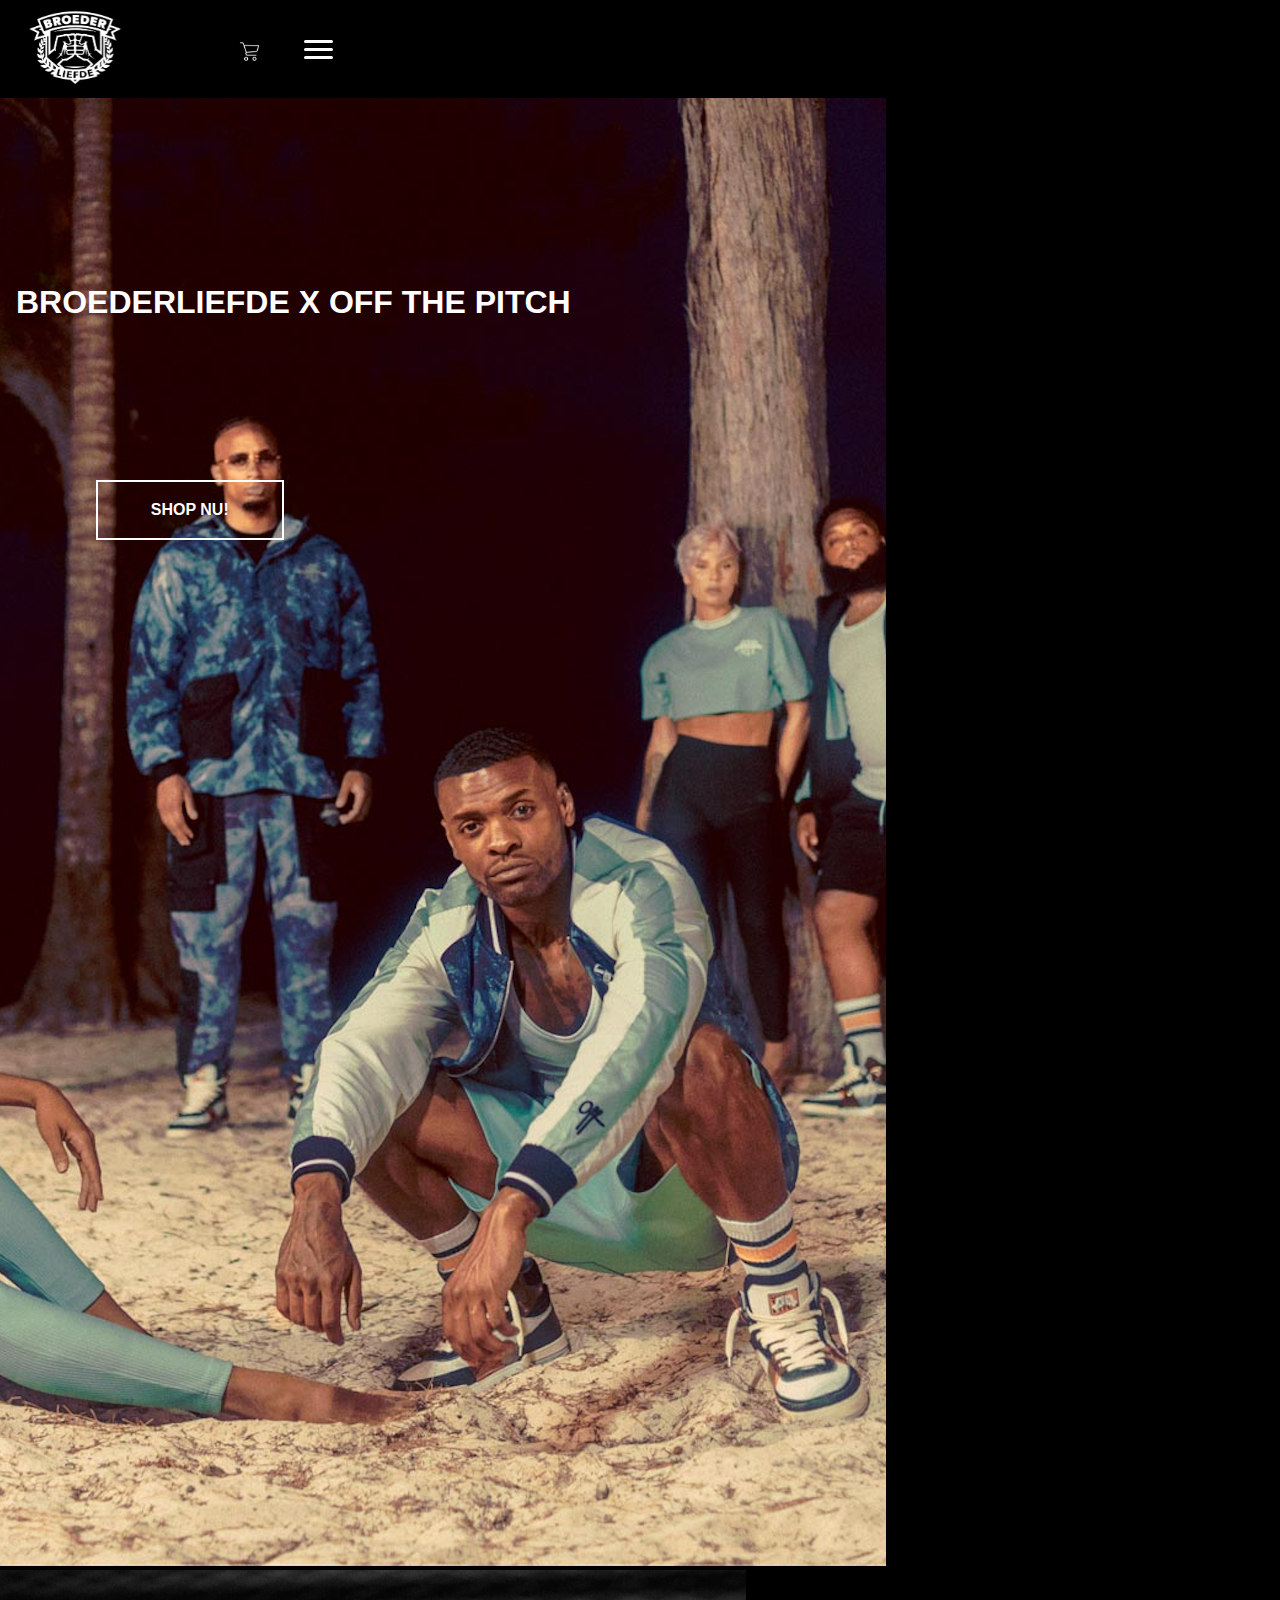
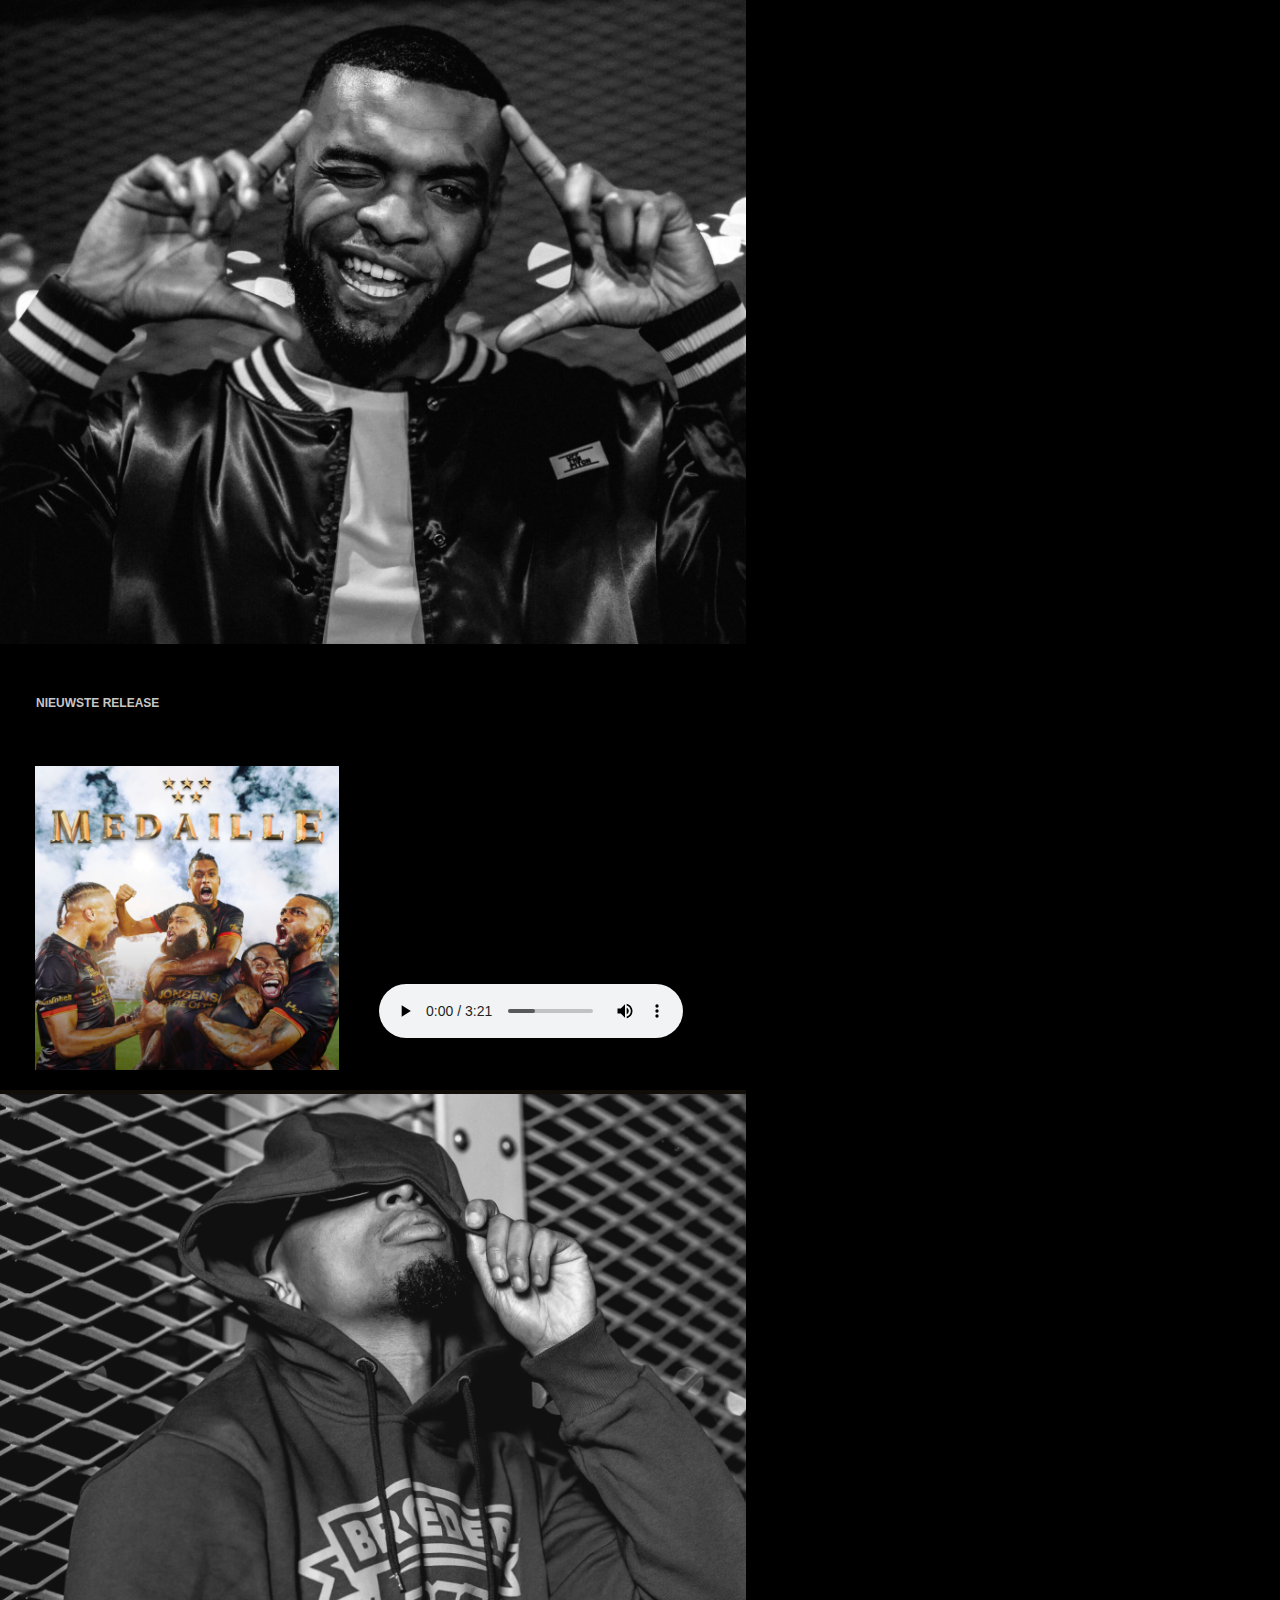
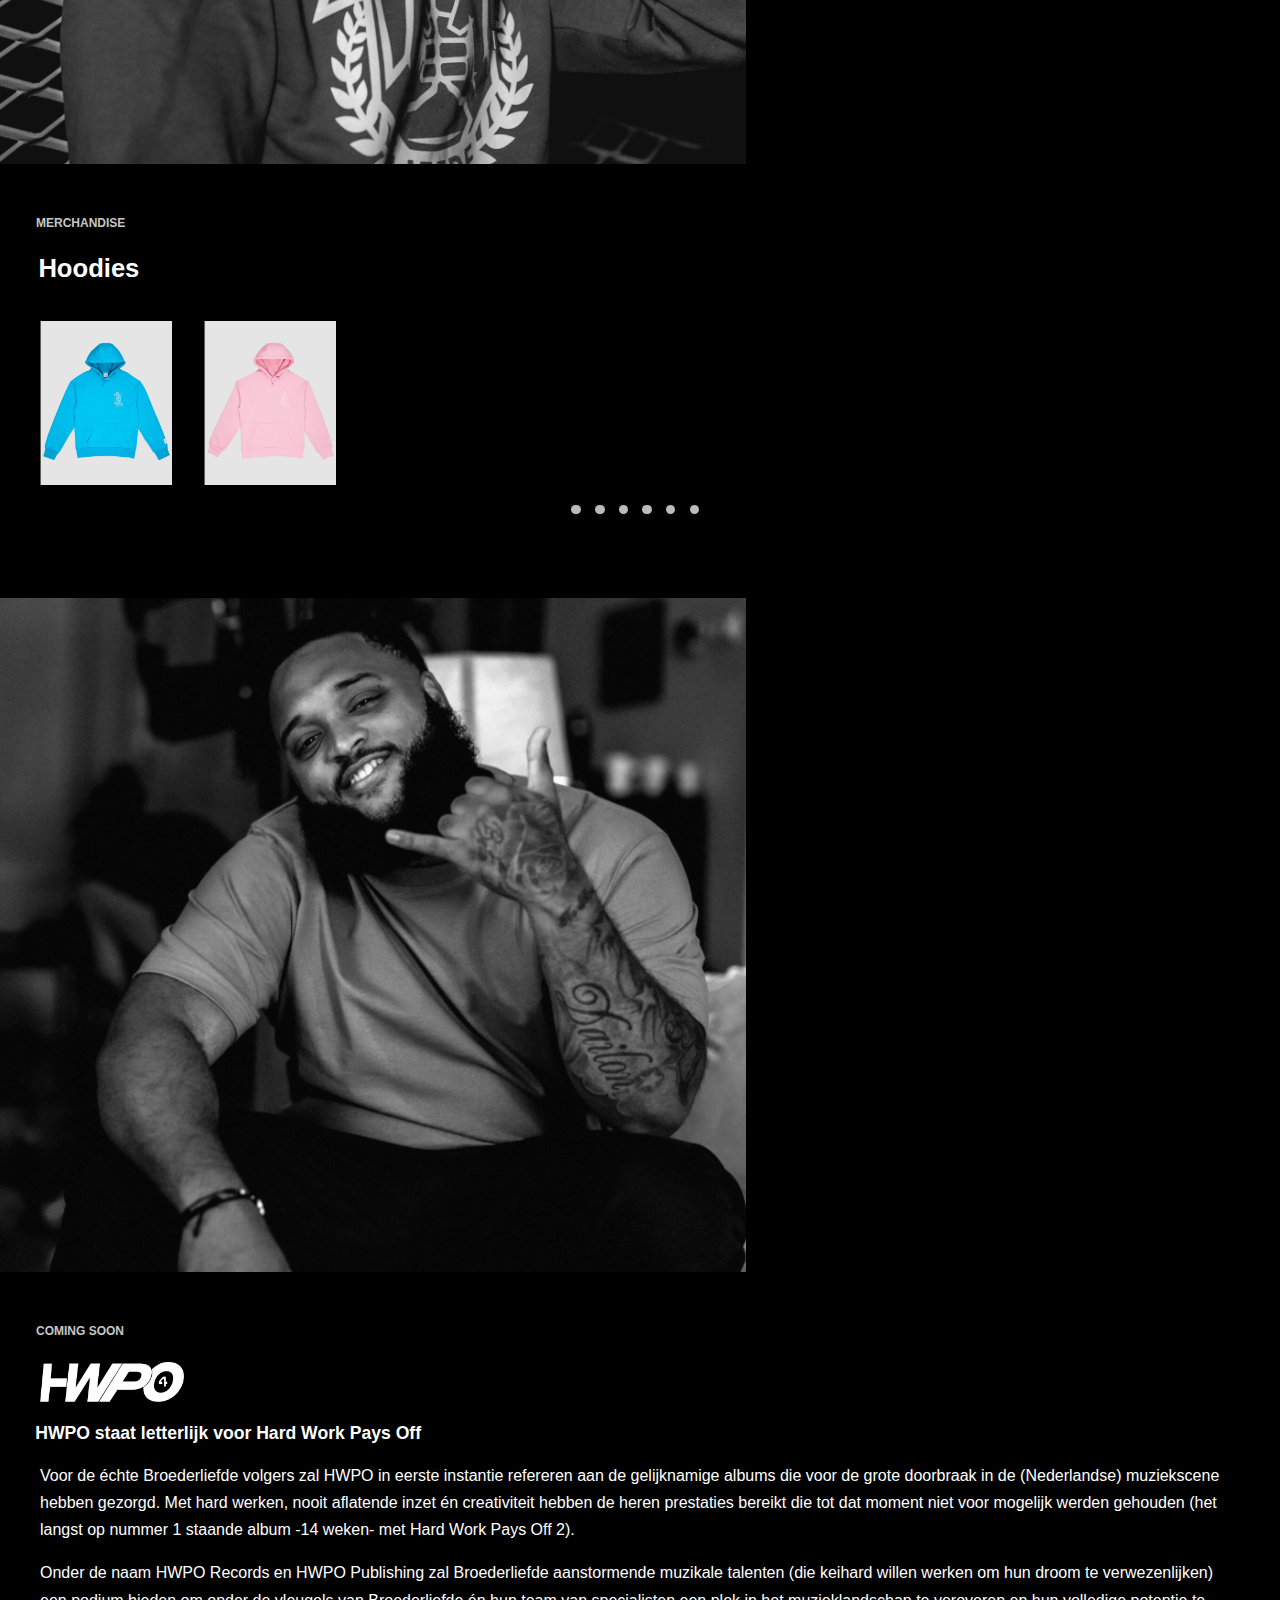
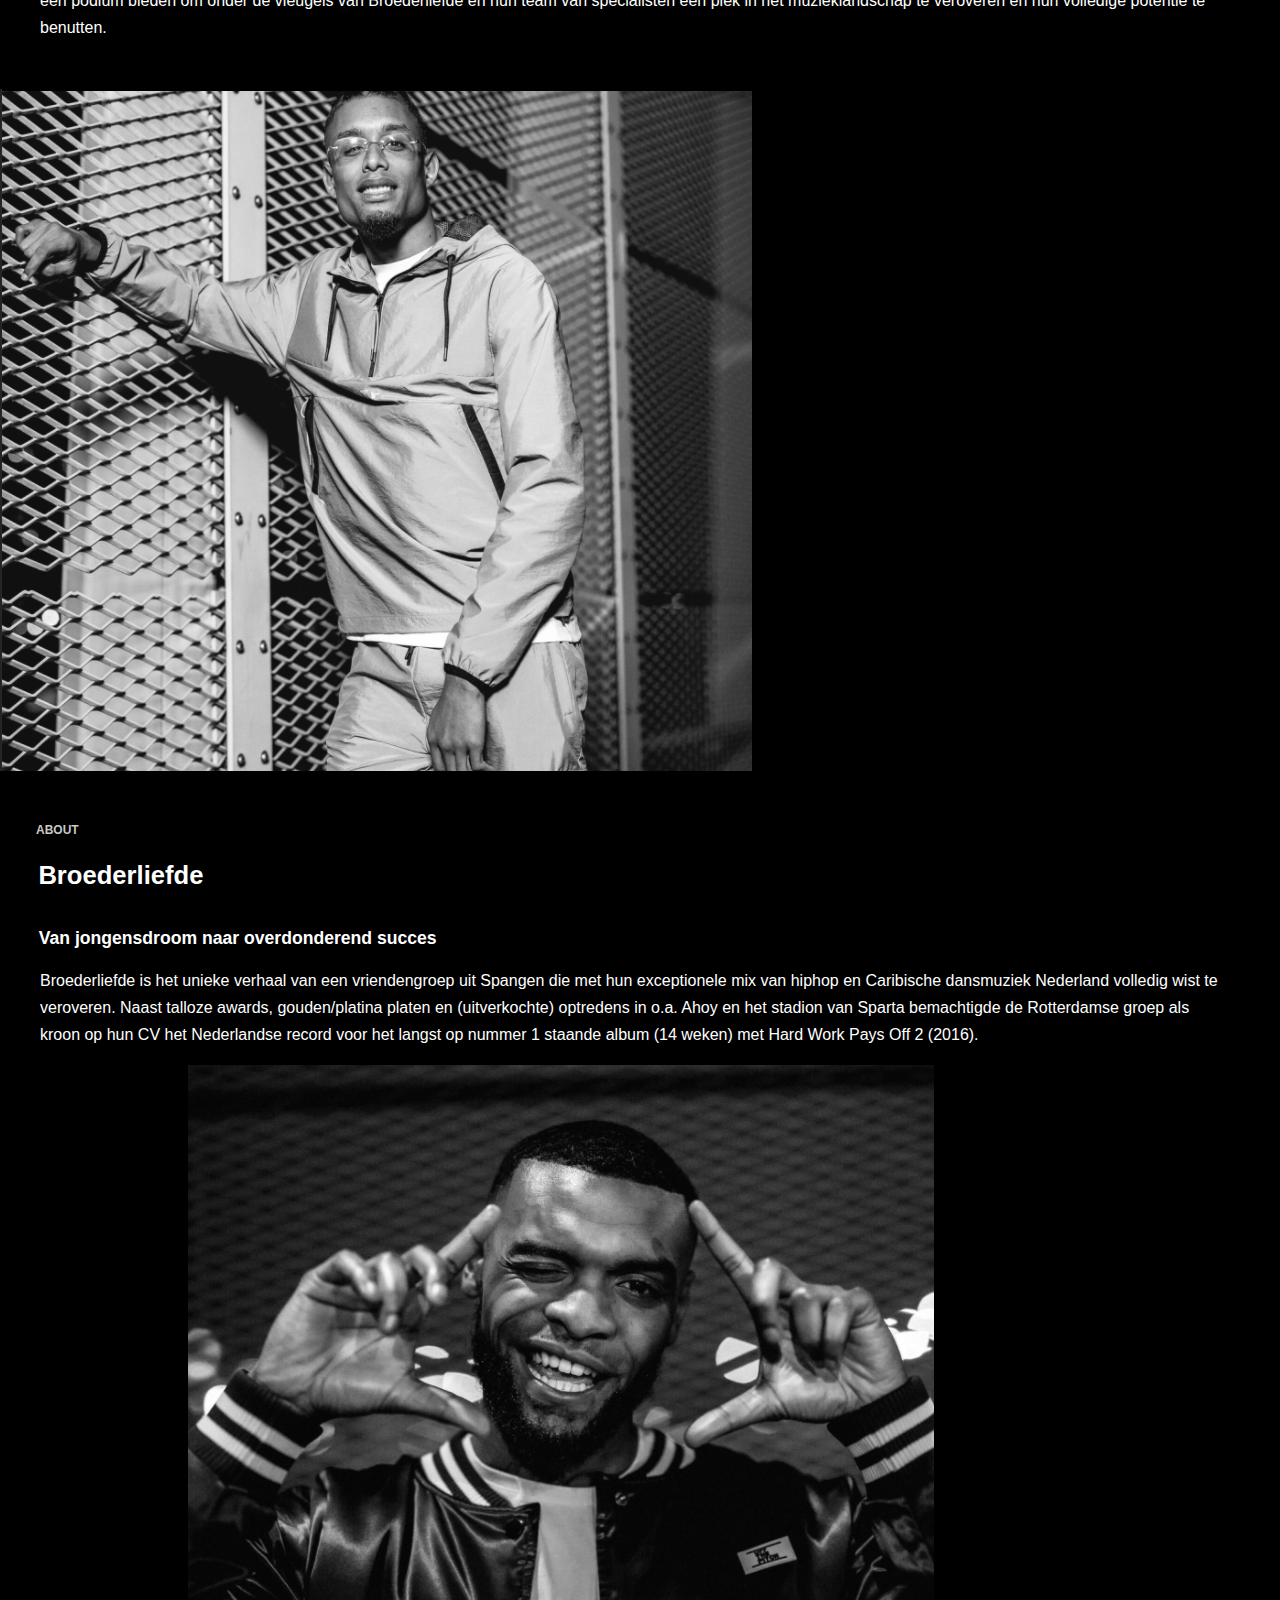
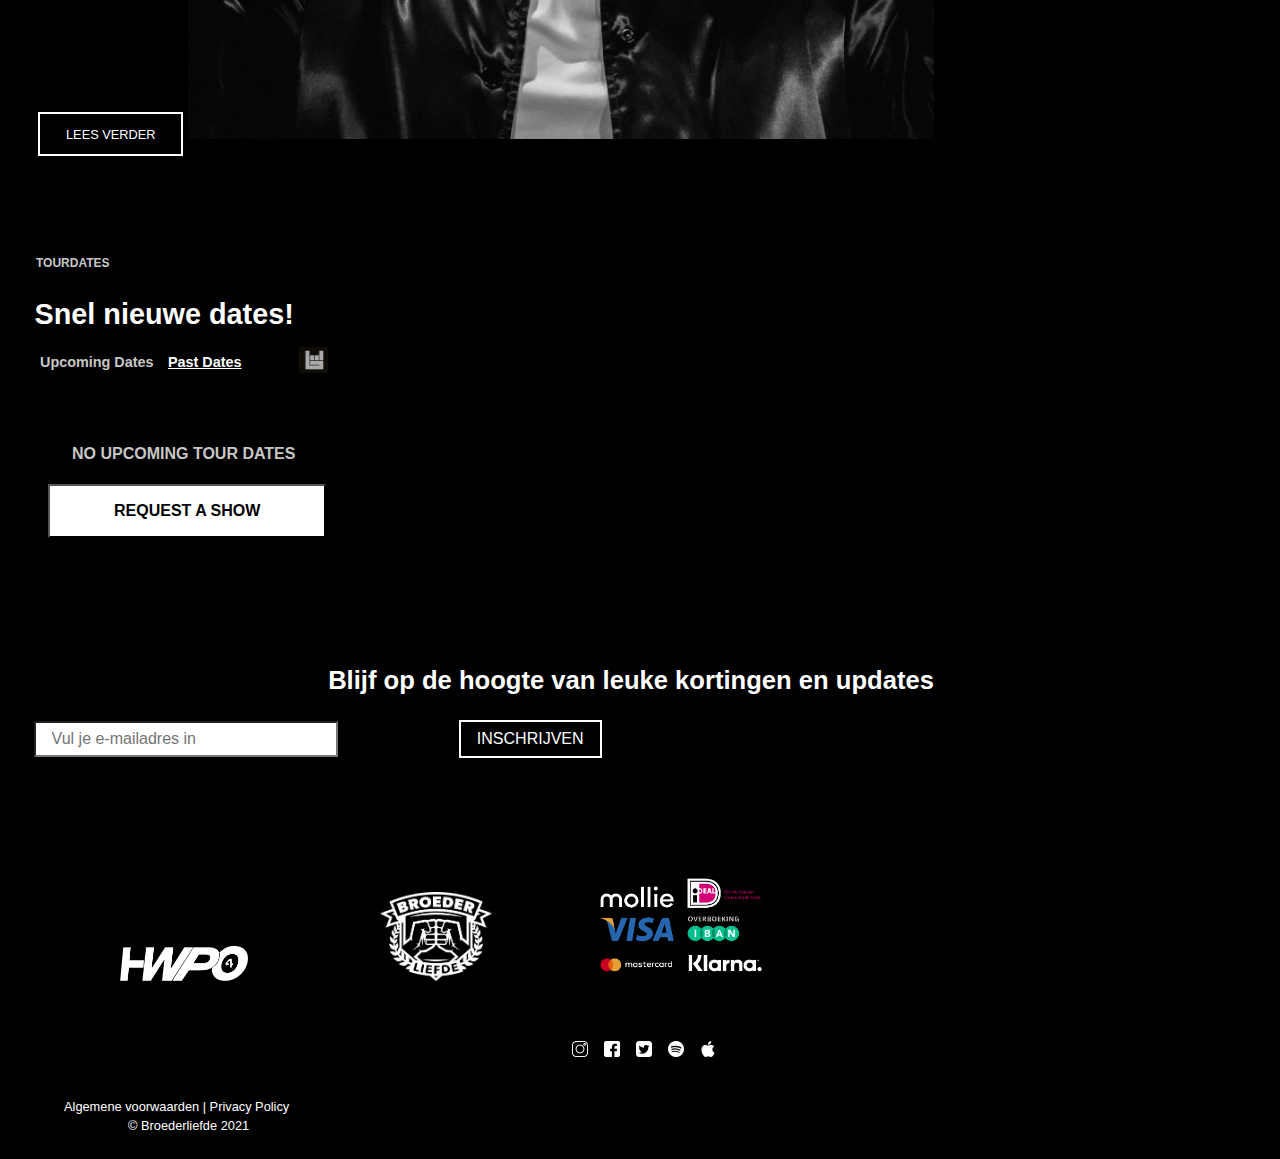
<file: index.html>
<!doctype html>
<html lang="nl">

<head>
    <meta charset="UTF-8">
    <meta name="author" content="Liz Eijking">
    <meta name="viewport" content="width=device-width, initial-scale=1">
    <title>Broederliefde</title>
    <link href="styles/style.css" rel="stylesheet">
</head>

<body>
    <header>
        <nav>

            <a href="index.html"><img src="images/broederlogo.png" alt="logo" tabindex="0"></a>
            <a href="index.html"><img src="images/card.png" alt="winkelmand" id="card" tabindex="0"></a>
            <a href="#" class="hamburger" id="hamburger">
                <span class="bar"></span>
                <span class="bar"></span>
                <span class="bar"></span>
            </a>

            <ul>
                <li><a href="#">Home</a></li>
                <li><a href="#">Releases</a></li>
                <li><a href="#">Tour Dates</a></li>
                <li><a href="#">Shop</a></li>
                <li><a href="#">Lookbook</a></li>
                <li><a href="#">About</a></li>
                <li><a href="#">Contact</a></li>
                <li><input type="checkbox" id="toggle"></li>
            </ul>
        </nav>

        <section>
            <img src="images/header.png" alt="header">
            <h1>BROEDERLIEFDE X OFF THE PITCH</h1>
            <button>SHOP NU!</button>
        </section>

    </header>

    <main>

        <section>
            <img src="images/mella.png" alt="afbeelding mella">
            <h4>NIEUWSTE RELEASE</h4>
            <img src="images/album.jpg" alt="afbeelding album">

            <audio controls>
                <source src="images/broederliefde.mp3" type="audio/mp3">
            </audio>

        </section>


        <section>
            <img src="images/emms.png" alt="afbeelding emms">
            <h4>MERCHANDISE</h4>
            <h2>Hoodies</h2>

            <ul>
                <li><a href="detailpagina.html"><img src="images/hoodie1.png" alt="afbeelding hoodie1"></a>
                <li>
                <li><a href="detailpagina.html"><img src="images/hoodie2.png" alt="afbeelding hoodie1"></a>
                <li>
            </ul>
            <div>
                <span class="dot"></span>
                <span class="dot"></span>
                <span class="dot"></span>
                <span class="dot"></span>
                <span class="dot"></span>
                <span class="dot"></span>
            </div>
            <img src="images/jerr.png" alt="afbeelding jerr">
        </section>


        <section>
            <h4>COMING SOON</h4>
            <img src="images/HWPOlogo.png" alt="afbeelding Logo HWPO">
            <h3>HWPO staat letterlijk voor Hard Work Pays Off</h3>
            <p>Voor de échte Broederliefde volgers zal HWPO in eerste instantie refereren aan de gelijknamige albums die voor de grote doorbraak in de (Nederlandse) muziekscene hebben gezorgd. Met hard werken, nooit aflatende inzet én creativiteit hebben de heren prestaties bereikt die tot dat moment niet voor mogelijk werden gehouden (het langst op nummer 1 staande album -14 weken- met Hard Work Pays Off 2).</p>
            <p>Onder de naam HWPO Records en HWPO Publishing zal Broederliefde aanstormende muzikale talenten (die keihard willen werken om hun droom te verwezenlijken) een podium bieden om onder de vleugels van Broederliefde én hun team van specialisten een plek in het muzieklandschap te veroveren en hun volledige potentie te benutten.</p>
            <img src="images/edson.png" alt="afbeelding edson">
        </section>

        <section>
            <h4>ABOUT</h4>
            <h2>Broederliefde</h2>
            <h3>Van jongensdroom naar overdonderend succes</h3>
            <p>Broederliefde is het unieke verhaal van een vriendengroep uit Spangen die met hun exceptionele mix van hiphop en Caribische dansmuziek Nederland volledig wist te veroveren. Naast talloze awards, gouden/platina platen en (uitverkochte) optredens in o.a. Ahoy en het stadion van Sparta bemachtigde de Rotterdamse groep als kroon op hun CV het Nederlandse record voor het langst op nummer 1 staande album (14 weken) met Hard Work Pays Off 2 (2016).</p>
            <button>LEES VERDER</button>
            <img src="images/mella.png" alt="afbeelding mella">
        </section>

        <section>
            <h4>TOURDATES</h4>
            <h2>Snel nieuwe dates!</h2>

            <ul>
                <li>Upcoming Dates</li>
                <li>Past Dates</li>
                <li><img src="images/boks.png" alt="boks"></li>
            </ul>

            <p>NO UPCOMING TOUR DATES</p>
            <button>REQUEST A SHOW</button>
        </section>
    </main>

    <footer>

        <h3>Blijf op de hoogte van leuke kortingen en updates</h3>
        <form>
            <input type="email" placeholder="Vul je e-mailadres in" required>
            <button type="submit">INSCHRIJVEN</button>
        </form>


        <img src="images/HWPOlogo.png" alt="logo hwpo">
        <img src="images/logo.png" alt="normale broederliefde logo">
        <img src="images/betalen.png" alt="betaal mogelijkheden">

        <ul class="socials">
            <li><a href="#"><img src="images/instagram.png" alt="instagram logo"></a></li>
            <li><a href="#"><img src="images/facebook.png" alt="facebook logo"></a></li>
            <li><a href="#"><img src="images/twitter.png" alt="twitter logo"></a></li>
            <li><a href="#"><img src="images/spotify.png" alt="spotify logo"></a></li>
            <li><a href="#"><img src="images/apple.png" alt="apple logo"></a></li>
        </ul>

        <h6>Algemene voorwaarden | Privacy Policy</h6>
        <h6>© Broederliefde 2021</h6>

    </footer>
    <script src="scripts/script.js"></script>
</body></html>
</file>
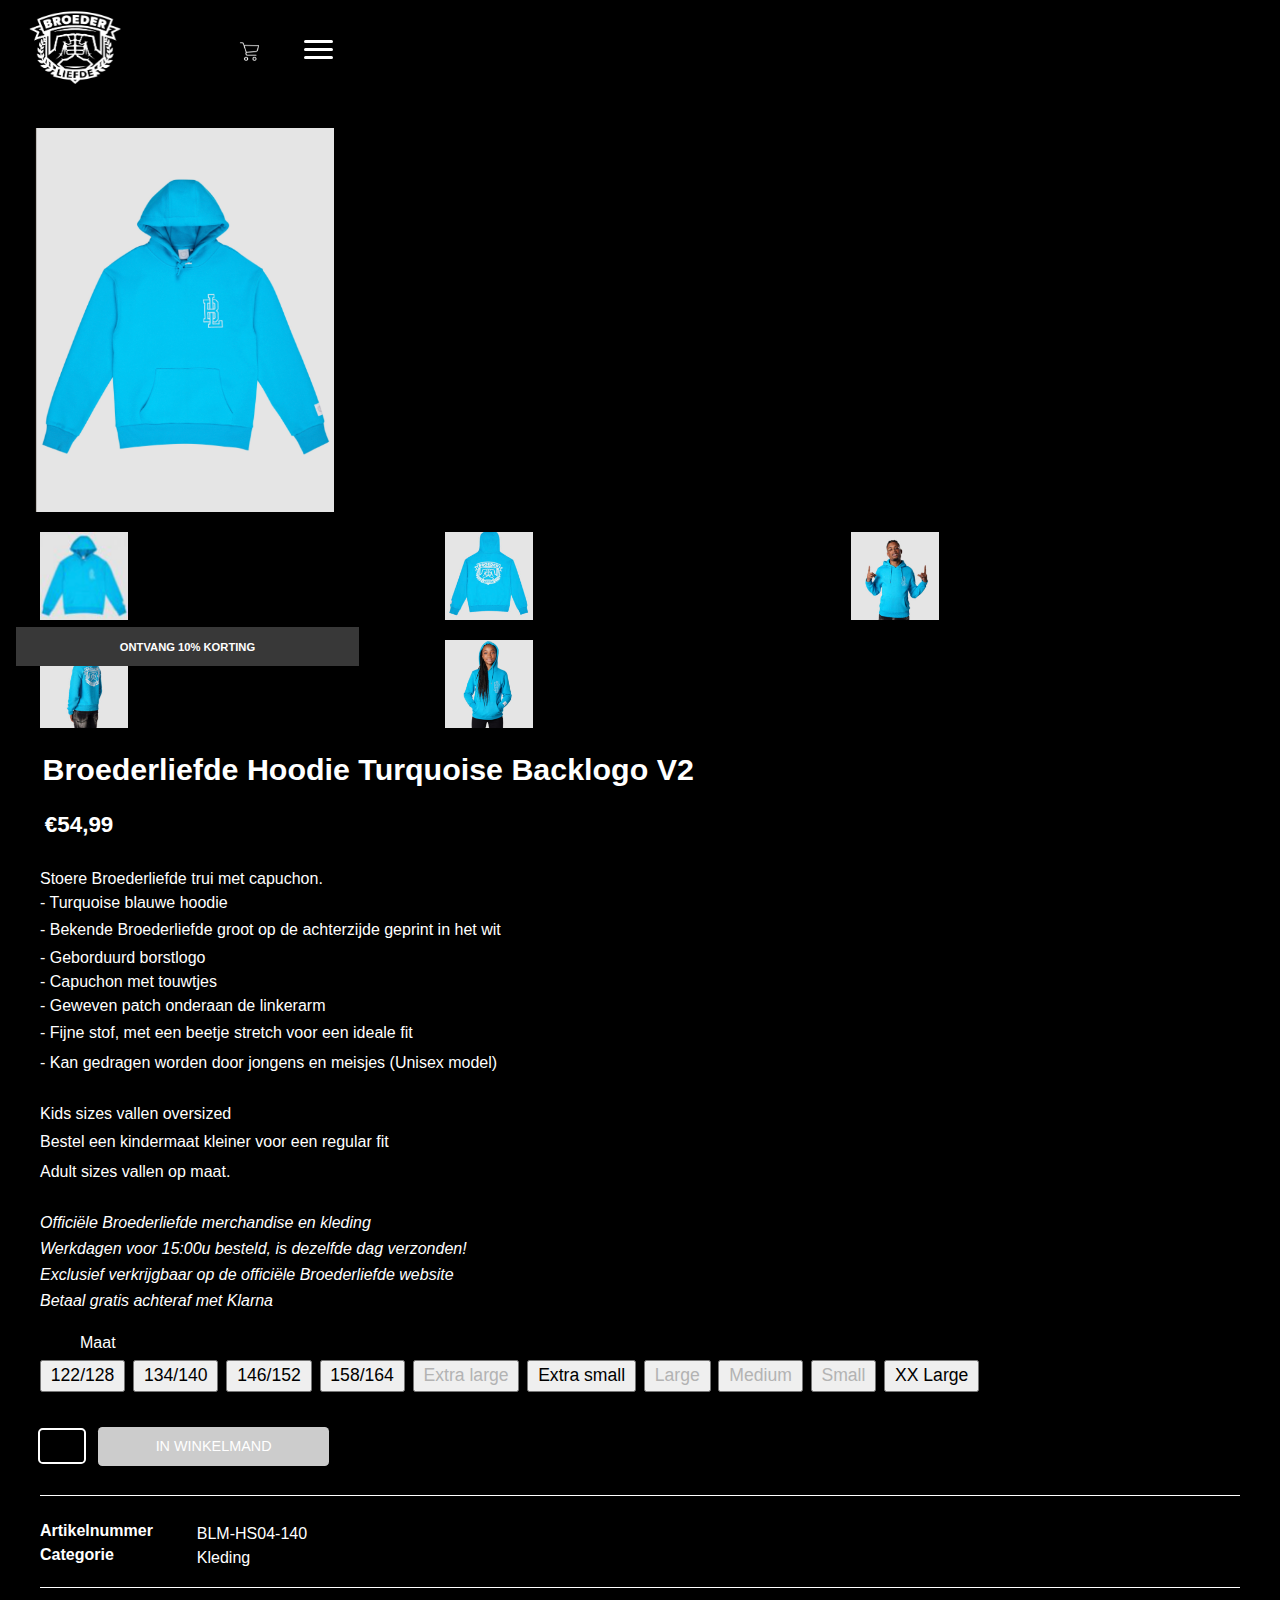
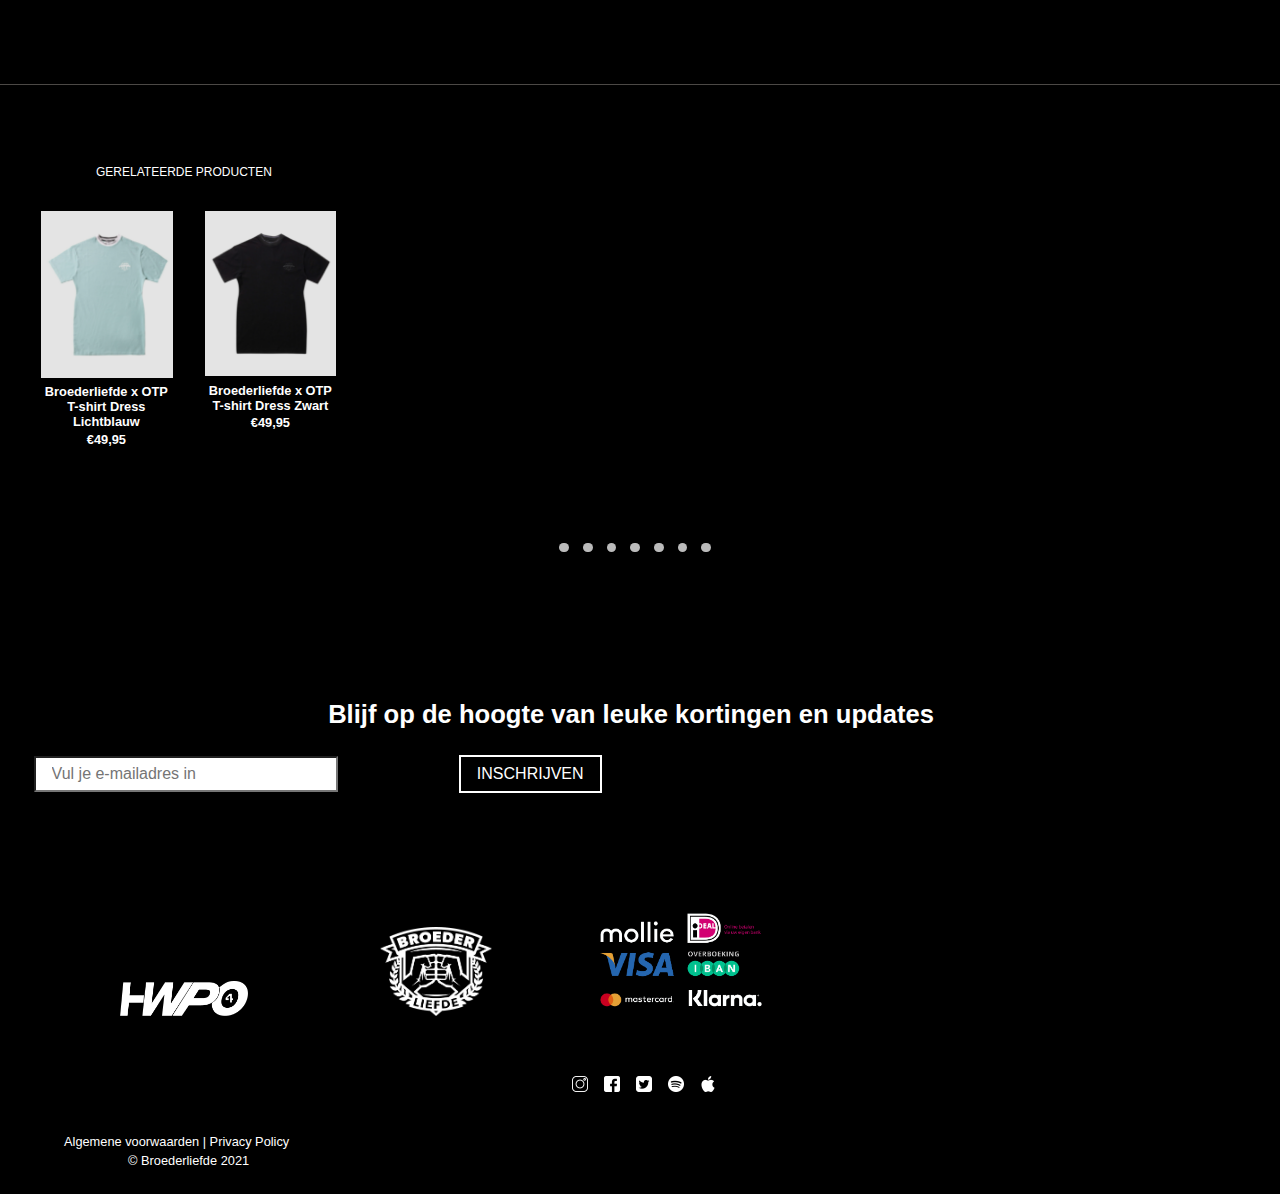
<file: detailpagina.html>
<!DOCTYPE html>
<html lang="en">

<head>
    <meta charset="UTF-8">
    <meta name="author" content="Liz Eijking">
    <meta name="viewport" content="width=device-width, initial-scale=1">
    <title>Broederliefde</title>
    <link href="styles/style.css" rel="stylesheet">
</head>

<body>

    <header>

        <nav>
            <a href="index.html"><img src="images/broederlogo.png" alt="logo" tabindex="0"></a>
            <a href="index.html"><img src="images/card.png" alt="winkelmand" id="card" tabindex="0"></a>
            <a href="#" class="hamburger" id="hamburger">
                <span class="bar"></span>
                <span class="bar"></span>
                <span class="bar"></span>
            </a>

            <ul>
                <li><a href="#">Home</a></li>
                <li><a href="#">Releases</a></li>
                <li><a href="#">Tour Dates</a></li>
                <li><a href="#">Shop</a></li>
                <li><a href="#">Lookbook</a></li>
                <li><a href="#">About</a></li>
                <li><a href="#">Contact</a></li>
                <li><input type="checkbox" id="toggle"></li>
            </ul>

        </nav>

<p>ONTVANG 10% KORTING</p>

    </header>
    <main>

        <section class="hoodie">
            <img src="images/hoodie1.png" alt="Blauwe hoodie" id="hoodie">
            <ul>
                <li><img src="images/model0.png" alt="Hoodie foto 1"></li>
                <li><img src="images/model1.png" alt="Hoodie foto 2"></li>
                <li><img src="images/model2.png" alt="Hoodie foto 3"></li>
                <li><img src="images/model3.png" alt="Hoodie foto 4"></li>
                <li><img src="images/model4.png" alt="Hoodie foto 5"></li>
            </ul>

            <h1>Broederliefde Hoodie Turquoise Backlogo V2</h1>
        </section>


        <section class="informatie">
            <h2>€54,99</h2>

            <p>Stoere Broederliefde trui met capuchon.</p>

            <p>- Turquoise blauwe hoodie</p>
            <p>- Bekende Broederliefde groot op de achterzijde geprint in het wit</p>
            <p>- Geborduurd borstlogo</p>
            <p>- Capuchon met touwtjes</p>
            <p>- Geweven patch onderaan de linkerarm</p>
            <p>- Fijne stof, met een beetje stretch voor een ideale fit</p>
            <p>- Kan gedragen worden door jongens en meisjes (Unisex model)</p>

            <p>Kids sizes vallen oversized</p>
            <p>Bestel een kindermaat kleiner voor een regular fit</p>
            <p>Adult sizes vallen op maat.</p>

            <h6>Officiële Broederliefde merchandise en kleding</h6>
            <h6>Werkdagen voor 15:00u besteld, is dezelfde dag verzonden!</h6>
            <h6>Exclusief verkrijgbaar op de officiële Broederliefde website</h6>
            <h6>Betaal gratis achteraf met Klarna</h6>

         <section class="maten">
            <h6>Maat</h6>
            <button>122/128</button>
            <button>134/140</button>
            <button>146/152</button>
            <button>158/164</button>
            <button>Extra large</button>
            <button>Extra small</button>
            <button>Large</button>
            <button>Medium</button>
            <button>Small</button>
            <button>XX Large</button>
        </section>

           <form class="winkelmand">
            <input type="number" placeholder="1">
            <button type="submit">IN WINKELMAND</button>
        </form>
        </section>



        <section class="artikelnummer">
            <h5>Artikelnummer</h5>
            <h5>Categorie</h5>
            <p>BLM-HS04-140</p>
            <p>Kleding</p>
        </section>


        <section class="gerelateerd">

            <h4>GERELATEERDE PRODUCTEN</h4>
            <ul>
                <li><a href="#"><img src="images/shirt1.png" alt="afbeelding hoodie1">
                <h6>Broederliefde x OTP T-shirt Dress Lichtblauw</h6>
                <h6>€49,95</h6></a><li>
                <li><a href="#"><img src="images/shirt2.png" alt="afbeelding hoodie1">
                <h6>Broederliefde x OTP T-shirt Dress Zwart</h6>
                <h6>€49,95</h6></a>
                <li>
            </ul>

  <div>
            <span class="dot"></span>
            <span class="dot"></span>
            <span class="dot"></span>
            <span class="dot"></span>
            <span class="dot"></span>
            <span class="dot"></span>
            <span class="dot"></span>
            </div>

        </section>


    </main>

    <footer>


        <h3>Blijf op de hoogte van leuke kortingen en updates</h3>
        <form>
            <input type="email" placeholder="Vul je e-mailadres in" required>
            <button type="submit">INSCHRIJVEN</button>
        </form>

            <img src="images/HWPOlogo.png" alt="logo hwpo">
        <img src="images/logo.png" alt="normale broederliefde logo">
        <img src="images/betalen.png" alt="betaal mogelijkheden">

        <ul class="socials">
            <li><a href="#"><img src="images/instagram.png" alt="instagram logo"></a></li>
            <li><a href="#"><img src="images/facebook.png" alt="facebook logo"></a></li>
            <li><a href="#"><img src="images/twitter.png" alt="twitter logo"></a></li>
            <li><a href="#"><img src="images/spotify.png" alt="spotify logo"></a></li>
            <li><a href="#"><img src="images/apple.png" alt="apple logo"></a></li>
        </ul>
        <h6>Algemene voorwaarden | Privacy Policy</h6>
        <h6>© Broederliefde 2021</h6>
    </footer>
    <script src="scripts/script.js"></script>
</body>

</html>
</file>
<file: styles/style.css>
/* CSS Document */
*,
*::after,
*::before {
    box-sizing: border-box;
}





/******************************/
/*     ALGEMENE OPBOUW        */
/******************************/
:root {
    --primary-color: #fff;
    --secondary-color: #000000;
    --third-color: #383838;
    --h4-color: #C7C7C6;
    --dot-color: #bbb;
    --button-color: #000000;
}

body {
    background: var(--secondary-color);
    color: var(--primary-color);
    font-family: sans-serif;
    margin: 0;
}

/* Laat goed zien op welke link de gebruiker nu staat, als je over een link hovert komt er een streep over
verandert de kleur van wit naar grijs*/
a:focus,
a:hover {
    color: grey;
    text-decoration: underline;
}

/* Als je erop klikt, wordt de link even rood (zie je niet, alleen als de site heel traag is)*/
a:active {
    color: red;
    text-decoration: underline;
}





/******************************/
/*          HEADER            */
/******************************/

a {
    text-decoration: none;
}

header ul {
    list-style-type: none;
}

/*Nav bar*/
nav {
    position: fixed;
    z-index: 1;
    background: var(--secondary-color);
    width: 100%;
    height: 15em;
}

nav img {
    position: fixed;
    z-index: 1;
}


header h1 {
    position: absolute;
    top: 8.2em;
    left: 0.5em;
    color: white;
    font-size: 2em;
    font-weight: bold;
    text-align: center;
}

header button {
    position: absolute;
    top: 30em;
    left: 6em;
    background-color: transparent;
    color: white;
    padding: 1.2em 3.3em;
    border-color: white;
    border-style: solid;
    text-align: center;
    font-family: sans-serif;
    font-weight: bold;
    font-size: 1em;
    text-transform: inherit;
}

header button:hover {
    cursor: pointer;
    background-color: grey;
}

header button:focus {
    background-color: grey;
}


/*logo*/
nav a img:nth-of-type(1) {
    width: 7.2em;
    padding-left: 2em;
    padding-top: 0.9em;
    border-style: none;
}

nav a img:hover {
    transform: scale(1.1);
    cursor: pointer;
}


/*winkelmand*/
#card {
    width: 3.2em;
    margin-top: 1.7em;
    margin-left: 13em;
}

nav ul {
    display: flex;
}

/*Afstand tussen links*/
nav ul li {
    margin-top: 1.1em;
}

/*Afstand van home naar nav bar*/
nav ul li:nth-of-type(1) {
    margin-top: 9em;
}

nav ul li a {
    font-size: 0.8em;
    font-weight: bold;
    color: white;
}

/*Hamburger menu*/
.hamburger {
    margin-top: 2.5em;
    margin-left: 19em;
    position: fixed;
    flex-direction: column;
    justify-content: space-between;
    width: 1.8em;
    height: 1.2em;
    display: none;
}

.hamburger .bar {
    height: 0.2em;
    width: 100%;
    background-color: white;
    border-radius: 10px;
    transition: 0.3s all;
}

.hamburger {
    display: flex;
    cursor: pointer;
}

nav ul {
    flex-direction: column;
    position: absolute;
    top: 5em;
    right: -100%;
    background-color: var(--secondary-color);
    height: 31em;
    width: 100%;
    align-items: center;
    transition: right 0.3s ease-in;
    z-index: 1;
}

nav ul li {
    margin-right: 2em;
}

.menu-slide {
    right: 0%;
    transition: right 0.3s ease-in;
}

.cross .bar:nth-of-type(1) {
    opacity: 0;
}

.cross .bar:nth-of-type(3) {
    opacity: 0;
}

/*https://www.youtube.com/watch?v=vQTZl_5H90k (dark/light mode)*/
#toggle {
    -webkit-appearance: none;
    appearance: none;
    height: 40px;
    width: 75px;
    background-color: #15181f;
    position: absolute;
    top: 4em;
    right: 9em;
    border-radius: 20px;
    outline: none;
    cursor: pointer;
}

#toggle:after {
    content: "";
    position: absolute;
    height: 30px;
    width: 30px;
    background-color: #ffffff;
    top: 5px;
    left: 7px;
    border-radius: 50%;
}

.dark-theme {
    --primary-color: #fff;
    --secondary-color: #C7C7C6;
    --third-color: #969696;
    --h4-color: #fff;
    --dot-color: #fff;
    --button-color: #383838;
}

.dark-theme #toggle {
    background-color: #ffffff;
}

.dark-theme #toggle:after {
    background-color: transparent;
    box-shadow: 10px 10px #15181f;
    top: -4px;
    left: 30px;
}





/******************************/
/*           FOOTER           */
/******************************/

/* formulier */
footer h3 {
    margin-top: 2.5em;
    font-size: 1.6em;
    text-align: center;
    margin-left: 1.3em;
    margin-right: 2em;
}

input {
    background-color: var(--primary-color);
    width: 19em;
    height: 1em;
    padding: 1em;
    color: var(--secondary-color);
    margin-bottom: 1em;
    margin-left: 2.1em;
    font-size: 1em;
    outline: none;
}

input:hover,
input:focus {
background-color: lightgrey;
    color: black;
}

form button {
    background-color: var(--button-color);
    border-color: var(--primary-color);
    border-style: solid;
    color: var(--primary-color);
    padding: 0.5em 1em 0.5em 1em;
    margin-left: 7.3em;
    transition: 0.5s;
    font-size: 1em;
    margin-bottom: 5em;
}

form button:hover,
form button:focus{
    background-color: var(--primary-color);
    color: var(--secondary-color);
}


footer img:nth-of-type(1) {
    width: 8em;
    margin-left: 7.5em;
}

footer img:nth-of-type(2) {
    width: 7em;
    margin-left: 8em;
    margin-top: 2em;

}

footer img:nth-of-type(3) {
    width: 11em;
    margin-top: 2em;
    margin-left: 6em;
}

/* Socials */
.socials {
    margin: 3em 19em 1em 1em;
    display: flex;
    list-style-type: none;
    align-items: center;
    justify-content: center;
}

.socials li {
    display: flex;
    width: 1em;
    padding: 0.5em 1em;
}

.socials li a img {
    width: 1em;
}

footer h6:nth-of-type(1) {
    font-size: 0.8em;
    margin-left: 5em;
    margin-bottom: -2em;
    font-weight: 1;
}

footer h6:nth-of-type(2) {
    font-size: 0.8em;
    margin-left: 10em;
    margin-bottom: 2em;
    font-weight: 1;
}





/******************************/
/*  ALGMENE OPBOUW SECTIONS   */
/******************************/

section h2 {
    margin-left: 1.5em;
    margin-bottom: 1.5em;
    font-size: 1.6em;
    color: var(--primary-color);
}

section h3 {
    margin-right: 2em;
    margin-left: 2.2em;
    font-size: 1.1em;
    color: var(--primary-color);
}

section h4 {
    margin: 4em 3em 2em 3em;
    font-size: 0.75em;
    color: var(--h4-color);
}


section p {
    padding-left: 2.5em;
    padding-right: 3em;
    line-height: 1.7em;
    font-size: 1em;
    color: var(--primary-color);
}





/******************************/
/*         SECTION 1          */
/******************************/

section:nth-of-type(1) img:nth-of-type(1) {
    max-width: 100%;
}

/*album*/
section:nth-of-type(1) img:nth-of-type(2) {
    width: 19em;
    margin-left: 2.2em;
    margin-top: 2em;
    margin-bottom: 1em;
}

section:nth-of-type(1) audio {
    width: 19em;
    margin-left: 2.2em;
    margin-bottom: 3em;
}





/******************************/
/*         SECTION 2          */
/******************************/

section:nth-of-type(2) img:nth-of-type(1) {
    max-width: 100%;
}

section:nth-of-type(2) img:nth-of-type(2) {
    max-width: 100%;
}

/* hoodies */
section:nth-of-type(2) ul {
    display: flex;
    margin-top: 2em;
    width: 22em;
    justify-content: center;
}

section:nth-of-type(2) ul li {
    display: flex;
}

/* ruimte tussen de 2 hoodies */
section:nth-of-type(2) ul li + li {
    margin-left: 1em;
}

section:nth-of-type(2) ul:hover {
    border-color: red;
}


.dot {
    height: 0.6em;
    width: 0.6em;
    margin-right: 0.6em;
    background-color: var(--dot-color);
    border-radius: 50%;
    display: inline-block;
    margin-bottom: 5em;
}

div {
    text-align: center;
}





/******************************/
/*         SECTION 3          */
/******************************/

section:nth-of-type(3) h3 {
    margin-left: 2em;
}

section:nth-of-type(3) img:nth-of-type(1) {
    width: 9em;
    margin-left: 2.5em;
}

section:nth-of-type(3) img:nth-of-type(2) {
    margin-top: 2em;
    max-width: 100%;
}





/******************************/
/*         SECTION 4          */
/******************************/
section:nth-of-type(4) img {
    max-width: 100%;
}

/* BUTTON 1 LEES VERDER */
section:nth-of-type(4) button {
    background-color: var(--button-color);
    border-color: var(--primary-color);
    border-style: solid;
    margin-left: 3em;
    margin-top: 2em;
    margin-bottom: 4em;
    color: var(--primary-color);
    padding: 1em 2em 1em 2em;
    text-align: center;
    display: inline-block;
    font-size: 0.8em;
}

section:nth-of-type(4) button:hover,
section:nth-of-type(4) button:focus {
    background-color: white;
    color: black;
    cursor: pointer;
}



/******************************/
/*         SECTION 5          */
/******************************/
section:nth-of-type(5) h2 {
    margin: 1em 1em 0.5em 1.2em;
    font-size: 1.8em;
    color: var(--primary-color);
}

section:nth-of-type(5) ul {
    list-style-type: none;
    border-bottom-color: #2A2825;
    display: flex;
    align-items: center;
}

section:nth-of-type(5) li {
    font-size: 0.9em;
    font-weight: bold;
}

section:nth-of-type(5) li:nth-of-type(1) {
    color: #C7C7C6;
    padding-right: 1em;
}

section:nth-of-type(5) li:nth-of-type(2) {
    text-decoration: underline;
}

section:nth-of-type(5) li:nth-of-type(3) img {
    width: 6em;
    padding-left: 4em;
}

section:nth-of-type(5) button {
    background-color: var(--primary-color);
    border-color: var(--secondary-color);
    margin-left: 3em;
    color: black;
    padding: 1em 4em;
    text-align: center;
    display: flex;
    top: 0;
    font-size: 1em;
    font-weight: bold;
    margin-bottom: 8em;
}

section:nth-of-type(5) button:hover,
section:nth-of-type(5) button:focus{
    cursor: pointer;
    background-color: grey;
    color: white;
}




section:nth-of-type(5) p {
    color: #C7C7C6;
    font-weight: bold;
    margin-top: 4em;
    margin-left: 2em;
}





/******************************/
/*       TWEEDE PAGINA        */
/******************************/
header p {
    background: var(--third-color);
    padding: 1.2em 9.3em;
    font-size: 0.7em;
    font-weight: bold;
    margin-left: 1.4em;
    margin-right: 1em;
    text-align: center;
    position: fixed;
    z-index: 1;
    top: 55em;
}

nav {
    position: fixed;
    z-index: 1;
    background: var(--secondary-color);
    width: 100%;
    height: 6.1em;
}

nav img {
    position: fixed;
    z-index: 1;
}





/******************************/
/*     SECTION 1 hoodie       */
/******************************/
#hoodie {
    width: 18.7em;
    margin-left: 2.2em;
    margin-top: 8em;
    height: 24em;
}

.hoodie ul {
    display: grid;
    grid-template-columns: repeat(3, 1fr);
    grid-gap: 1em 0;
    list-style-type: none;
    margin-right: 1.5em;
}

.hoodie ul li img {
    height: 5.5em;
    width: 5.5em;
}

.hoodie h1 {
    font-size: 1.9em;
    margin-left: 1.4em;
    margin-bottom: 0.8em;
    margin-right: 1em;
}





/******************************/
/*   SECTION 2 informatie     */
/******************************/
.informatie h2 {
    font-size: 1.4em;
    margin-left: 2em;
    margin-bottom: 1.5em;
}

.informatie p {
    font-weight: normal;
    margin: 0;
    padding-bottom: 0.5em;
    line-height: 1em;
}


.informatie p:nth-of-type(3) {
    line-height: 1.4em;
}

.informatie p:nth-of-type(7) {
    line-height: 1.4em;
}

.informatie p:nth-of-type(8) {
    padding-bottom: 2em;
    line-height: 1.4em;
}

.informatie p:nth-of-type(10) {
    line-height: 1.5em;
}

.informatie p:nth-of-type(11) {
    padding-bottom: 2em;
    line-height: 1.2em;
}

.informatie h6 {
    font-style: italic;
    font-size: 1em;
    font-weight: normal;
    padding: 0em 2.5em 0.5em 2.5em;
    margin: 0;
}


/*aantal in winkelwagen*/
.winkelmand input {
    background-color: black;
    width: 3em;
    height: 1em;
    padding: 1em;
    color: var(--primary-color);
    margin-bottom: 1em;
    margin-left: 2.4em;
    font-size: 1em;
    border-color: var(--primary-color);
    border-style: solid;
    border-radius: 0.3em;
}

.winkelmand input::placeholder {
    color: white;
}

.winkelmand input:hover {
    background-color: grey;
    color: black;
}


/*button in winkelwagen*/
.winkelmand button {
    background-color: #CCCCCC;
    color: var(--primary-color);
    border-style: none;
    padding: 0.8em 4em;
    margin-left: 0.5em;
    transition: 0.5s;
    font-size: 0.9em;
    margin-bottom: 2em;
    border-radius: 0.3em;
}

@keyframes button {
    0% {
        transform: rotate(0);
    }

    100% {
        transform: rotate(360deg);
    }
}

.informatie form button:hover {
    animation-name: button;
    animation-duration: 2s;
}

.informatie form button:hover {
    background-color: var(--primary-color);
    color: var(--secondary-color);
}





/******************************/
/*       SECTION maten        */
/******************************/
.maten h6 {
    margin: 0;
    font-size: 1em;
    font-weight: normal;
    font-style: normal;
    padding-top: 1em;
    padding-bottom: 0.5em;
}

/* de maten */
.maten {
    padding-left: 2.5em;
    padding-right: 3em;
    margin: 0;
}

.maten button {
    font-size: 1.1em;
    margin-right: 0.2em;
    margin-bottom: 0.5em;
    padding: 0.2em 0.5em;
}

.maten button:nth-of-type(5) {
    color: #B3B3B3;
}

.maten button:nth-of-type(7) {
    color: #B3B3B3;
}

.maten button:nth-of-type(8) {
    color: #B3B3B3;
}

.maten button:nth-of-type(9) {
    color: #B3B3B3;
    margin-bottom: 2em;
}

.maten button:hover,
.maten button:focus{
    background-color: #2F2F2F;
    color: white;
    border-style: none;
}





/******************************/
/*  SECTION 3 artikelnummer   */
/******************************/
.artikelnummer {
    border-top: 1px solid white;
    border-bottom: 1px solid white;
    margin-left: 2.5em;
    margin-right: 2.5em;
    margin-bottom: 6em;
}

.artikelnummer h5:nth-of-type(1) {
    font-size: 1em;
    font-weight: bold;
    position: absolute;
    padding-right: 10em;
    padding-bottom: 10em;
}

.artikelnummer h5:nth-of-type(2) {
    font-size: 1em;
    font-weight: bold;
    position: absolute;
    padding-right: 10em;
    padding-top: 1.5em;
}

.artikelnummer p:nth-of-type(1) {
    margin-left: 7.3em;
    font-weight: normal;
    padding-top: 0.5em;
    position: absolute;
}

.artikelnummer p:nth-of-type(2) {
    margin-left: 7.3em;
    font-weight: normal;
    padding-top: 2em;
}





/******************************/
/*  SECTION 4 gerelateerd     */
/******************************/
.gerelateerd {
    border-top: 1px solid #4C4946;
    padding-top: 2em;
    padding-bottom: 3em;
}

.gerelateerd h4 {
    color: var(--primary-color);
    font-weight: normal;
    margin-left: 8em;
}

/* shirtjes */
.gerelateerd ul {
    display: flex;
    margin-top: 2em;
    width: 22em;
    justify-content: center;
}

.gerelateerd ul li {
    display: flex;
}

/* ruimte tussen de 2 hoodies */
.gerelateerd ul li + li {
    margin-left: 1em;
}

.gerelateerd ul li h6 {
    color: white;
    font-size: 0.8em;
    text-align: center;
    margin: 0;
}

.gerelateerd ul li h6 {
    color: white;
    font-size: 0.8em;
    text-align: center;
    margin: 0;
    padding-top: 0.2em;
}

.gerelateerd .dot {
    height: 0.6em;
    width: 0.6em;
    margin-right: 0.6em;
    background-color: var(--dot-color);
    border-radius: 50%;
    display: inline-block;
    margin-bottom: 2em;
    margin-top: 5em;
}
</file>
